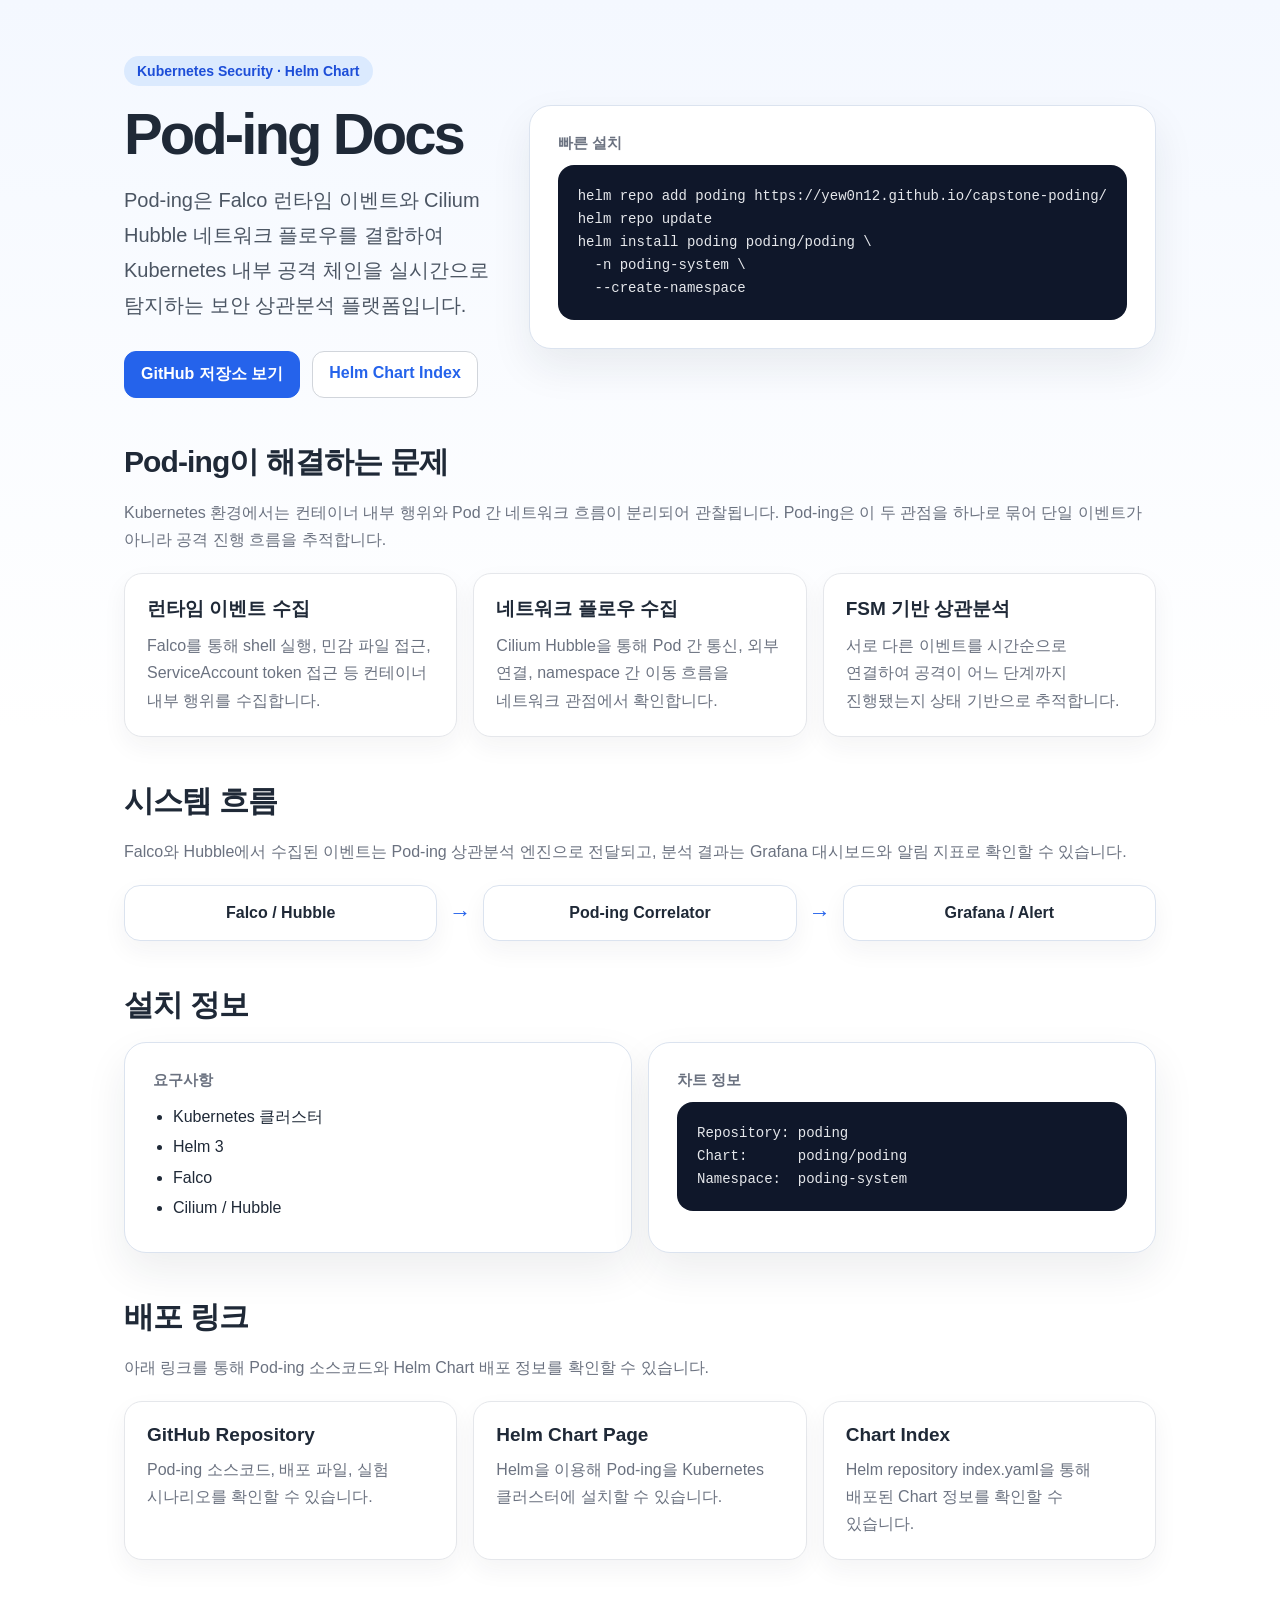
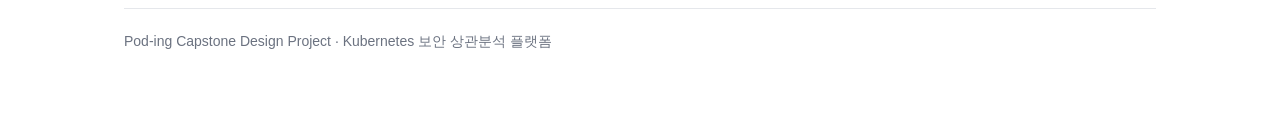
<file: index.html>
<!DOCTYPE html>
<html lang="ko">
<head>
  <meta charset="UTF-8" />
  <meta name="viewport" content="width=device-width, initial-scale=1.0" />
  <title>Pod-ing Docs</title>
  <style>
    * {
      box-sizing: border-box;
    }

    body {
      margin: 0;
      font-family: -apple-system, BlinkMacSystemFont, "Segoe UI", "Apple SD Gothic Neo", "Noto Sans KR", sans-serif;
      background: linear-gradient(180deg, #f4f8ff 0%, #ffffff 42%);
      color: #1f2937;
    }

    .container {
      max-width: 1080px;
      margin: 0 auto;
      padding: 56px 24px 72px;
    }

    .hero {
      display: grid;
      grid-template-columns: 1.25fr 0.75fr;
      gap: 32px;
      align-items: center;
      margin-bottom: 44px;
    }

    .badge {
      display: inline-block;
      background: #dbeafe;
      color: #1d4ed8;
      padding: 7px 13px;
      border-radius: 999px;
      font-size: 14px;
      font-weight: 800;
      margin-bottom: 18px;
    }

    h1 {
      font-size: 58px;
      line-height: 1.05;
      margin: 0 0 18px;
      letter-spacing: -0.05em;
    }

    .subtitle {
      font-size: 20px;
      line-height: 1.75;
      color: #4b5563;
      word-break: keep-all;
      margin: 0 0 28px;
    }

    .actions {
      display: flex;
      gap: 12px;
      flex-wrap: wrap;
    }

    .button {
      display: inline-block;
      padding: 12px 16px;
      border-radius: 12px;
      text-decoration: none;
      font-weight: 800;
      border: 1px solid #d1d5db;
    }

    .button.primary {
      background: #2563eb;
      color: white;
      border-color: #2563eb;
    }

    .button.secondary {
      background: white;
      color: #2563eb;
    }

    .panel {
      background: white;
      border: 1px solid #dbe3ef;
      border-radius: 22px;
      padding: 28px;
      box-shadow: 0 18px 42px rgba(31, 41, 55, 0.08);
    }

    .mini-title {
      font-size: 15px;
      color: #6b7280;
      font-weight: 800;
      margin-bottom: 12px;
    }

    pre {
      background: #0f172a;
      color: #e5e7eb;
      padding: 20px;
      border-radius: 16px;
      overflow-x: auto;
      font-size: 14px;
      line-height: 1.65;
      margin: 0;
    }

    code {
      font-family: ui-monospace, SFMono-Regular, Menlo, Monaco, Consolas, monospace;
    }

    .section {
      margin-top: 44px;
    }

    .section h2 {
      font-size: 30px;
      margin: 0 0 16px;
      letter-spacing: -0.03em;
    }

    .section-desc {
      color: #6b7280;
      line-height: 1.7;
      margin-bottom: 20px;
      word-break: keep-all;
    }

    .cards {
      display: grid;
      grid-template-columns: repeat(3, 1fr);
      gap: 16px;
    }

    .card {
      background: white;
      border: 1px solid #e5e7eb;
      border-radius: 18px;
      padding: 22px;
      box-shadow: 0 10px 24px rgba(31, 41, 55, 0.05);
    }

    .card h3 {
      margin: 0 0 10px;
      font-size: 19px;
    }

    .card p {
      margin: 0;
      color: #6b7280;
      line-height: 1.7;
      word-break: keep-all;
    }

    .flow {
      display: grid;
      grid-template-columns: 1fr auto 1fr auto 1fr;
      gap: 12px;
      align-items: center;
      margin-top: 18px;
    }

    .flow-box {
      background: white;
      border: 1px solid #dbe3ef;
      border-radius: 16px;
      padding: 18px;
      text-align: center;
      font-weight: 800;
      box-shadow: 0 10px 24px rgba(31, 41, 55, 0.05);
    }

    .arrow {
      color: #2563eb;
      font-weight: 900;
      font-size: 22px;
    }

    .info-grid {
      display: grid;
      grid-template-columns: 1fr 1fr;
      gap: 16px;
    }

    ul {
      margin: 0;
      padding-left: 20px;
      line-height: 1.9;
    }

    li {
      word-break: keep-all;
    }

    .footer {
      margin-top: 48px;
      padding-top: 24px;
      border-top: 1px solid #e5e7eb;
      color: #6b7280;
      font-size: 14px;
    }

    @media (max-width: 860px) {
      .hero,
      .cards,
      .info-grid {
        grid-template-columns: 1fr;
      }

      .flow {
        grid-template-columns: 1fr;
      }

      .arrow {
        transform: rotate(90deg);
        text-align: center;
      }

      h1 {
        font-size: 44px;
      }
    }
  </style>
</head>
<body>
  <main class="container">
    <section class="hero">
      <div>
        <div class="badge">Kubernetes Security · Helm Chart</div>
        <h1>Pod-ing Docs</h1>
        <p class="subtitle">
          Pod-ing은 Falco 런타임 이벤트와 Cilium Hubble 네트워크 플로우를 결합하여
          Kubernetes 내부 공격 체인을 실시간으로 탐지하는 보안 상관분석 플랫폼입니다.
        </p>

        <div class="actions">
          <a class="button primary" href="https://github.com/yew0n12/capstone-poding">
            GitHub 저장소 보기
          </a>
          <a class="button secondary" href="index.yaml">
            Helm Chart Index
          </a>
        </div>
      </div>

      <div class="panel">
        <div class="mini-title">빠른 설치</div>
        <pre><code>helm repo add poding https://yew0n12.github.io/capstone-poding/
helm repo update
helm install poding poding/poding \
  -n poding-system \
  --create-namespace</code></pre>
      </div>
    </section>

    <section class="section">
      <h2>Pod-ing이 해결하는 문제</h2>
      <p class="section-desc">
        Kubernetes 환경에서는 컨테이너 내부 행위와 Pod 간 네트워크 흐름이 분리되어 관찰됩니다.
        Pod-ing은 이 두 관점을 하나로 묶어 단일 이벤트가 아니라 공격 진행 흐름을 추적합니다.
      </p>

      <div class="cards">
        <div class="card">
          <h3>런타임 이벤트 수집</h3>
          <p>
            Falco를 통해 shell 실행, 민감 파일 접근, ServiceAccount token 접근 등
            컨테이너 내부 행위를 수집합니다.
          </p>
        </div>

        <div class="card">
          <h3>네트워크 플로우 수집</h3>
          <p>
            Cilium Hubble을 통해 Pod 간 통신, 외부 연결, namespace 간 이동 흐름을
            네트워크 관점에서 확인합니다.
          </p>
        </div>

        <div class="card">
          <h3>FSM 기반 상관분석</h3>
          <p>
            서로 다른 이벤트를 시간순으로 연결하여 공격이 어느 단계까지 진행됐는지
            상태 기반으로 추적합니다.
          </p>
        </div>
      </div>
    </section>

    <section class="section">
      <h2>시스템 흐름</h2>
      <p class="section-desc">
        Falco와 Hubble에서 수집된 이벤트는 Pod-ing 상관분석 엔진으로 전달되고,
        분석 결과는 Grafana 대시보드와 알림 지표로 확인할 수 있습니다.
      </p>

      <div class="flow">
        <div class="flow-box">Falco / Hubble</div>
        <div class="arrow">→</div>
        <div class="flow-box">Pod-ing Correlator</div>
        <div class="arrow">→</div>
        <div class="flow-box">Grafana / Alert</div>
      </div>
    </section>

    <section class="section">
      <h2>설치 정보</h2>

      <div class="info-grid">
        <div class="panel">
          <div class="mini-title">요구사항</div>
          <ul>
            <li>Kubernetes 클러스터</li>
            <li>Helm 3</li>
            <li>Falco</li>
            <li>Cilium / Hubble</li>
          </ul>
        </div>

        <div class="panel">
          <div class="mini-title">차트 정보</div>
          <pre><code>Repository: poding
Chart:      poding/poding
Namespace:  poding-system</code></pre>
        </div>
      </div>
    </section>

    <section class="section">
      <h2>배포 링크</h2>
      <p class="section-desc">
        아래 링크를 통해 Pod-ing 소스코드와 Helm Chart 배포 정보를 확인할 수 있습니다.
      </p>

      <div class="cards">
        <div class="card">
          <h3>GitHub Repository</h3>
          <p>Pod-ing 소스코드, 배포 파일, 실험 시나리오를 확인할 수 있습니다.</p>
        </div>

        <div class="card">
          <h3>Helm Chart Page</h3>
          <p>Helm을 이용해 Pod-ing을 Kubernetes 클러스터에 설치할 수 있습니다.</p>
        </div>

        <div class="card">
          <h3>Chart Index</h3>
          <p>Helm repository index.yaml을 통해 배포된 Chart 정보를 확인할 수 있습니다.</p>
        </div>
      </div>
    </section>

    <p class="footer">
      Pod-ing Capstone Design Project · Kubernetes 보안 상관분석 플랫폼
    </p>
  </main>
</body>
</html>
</file>
